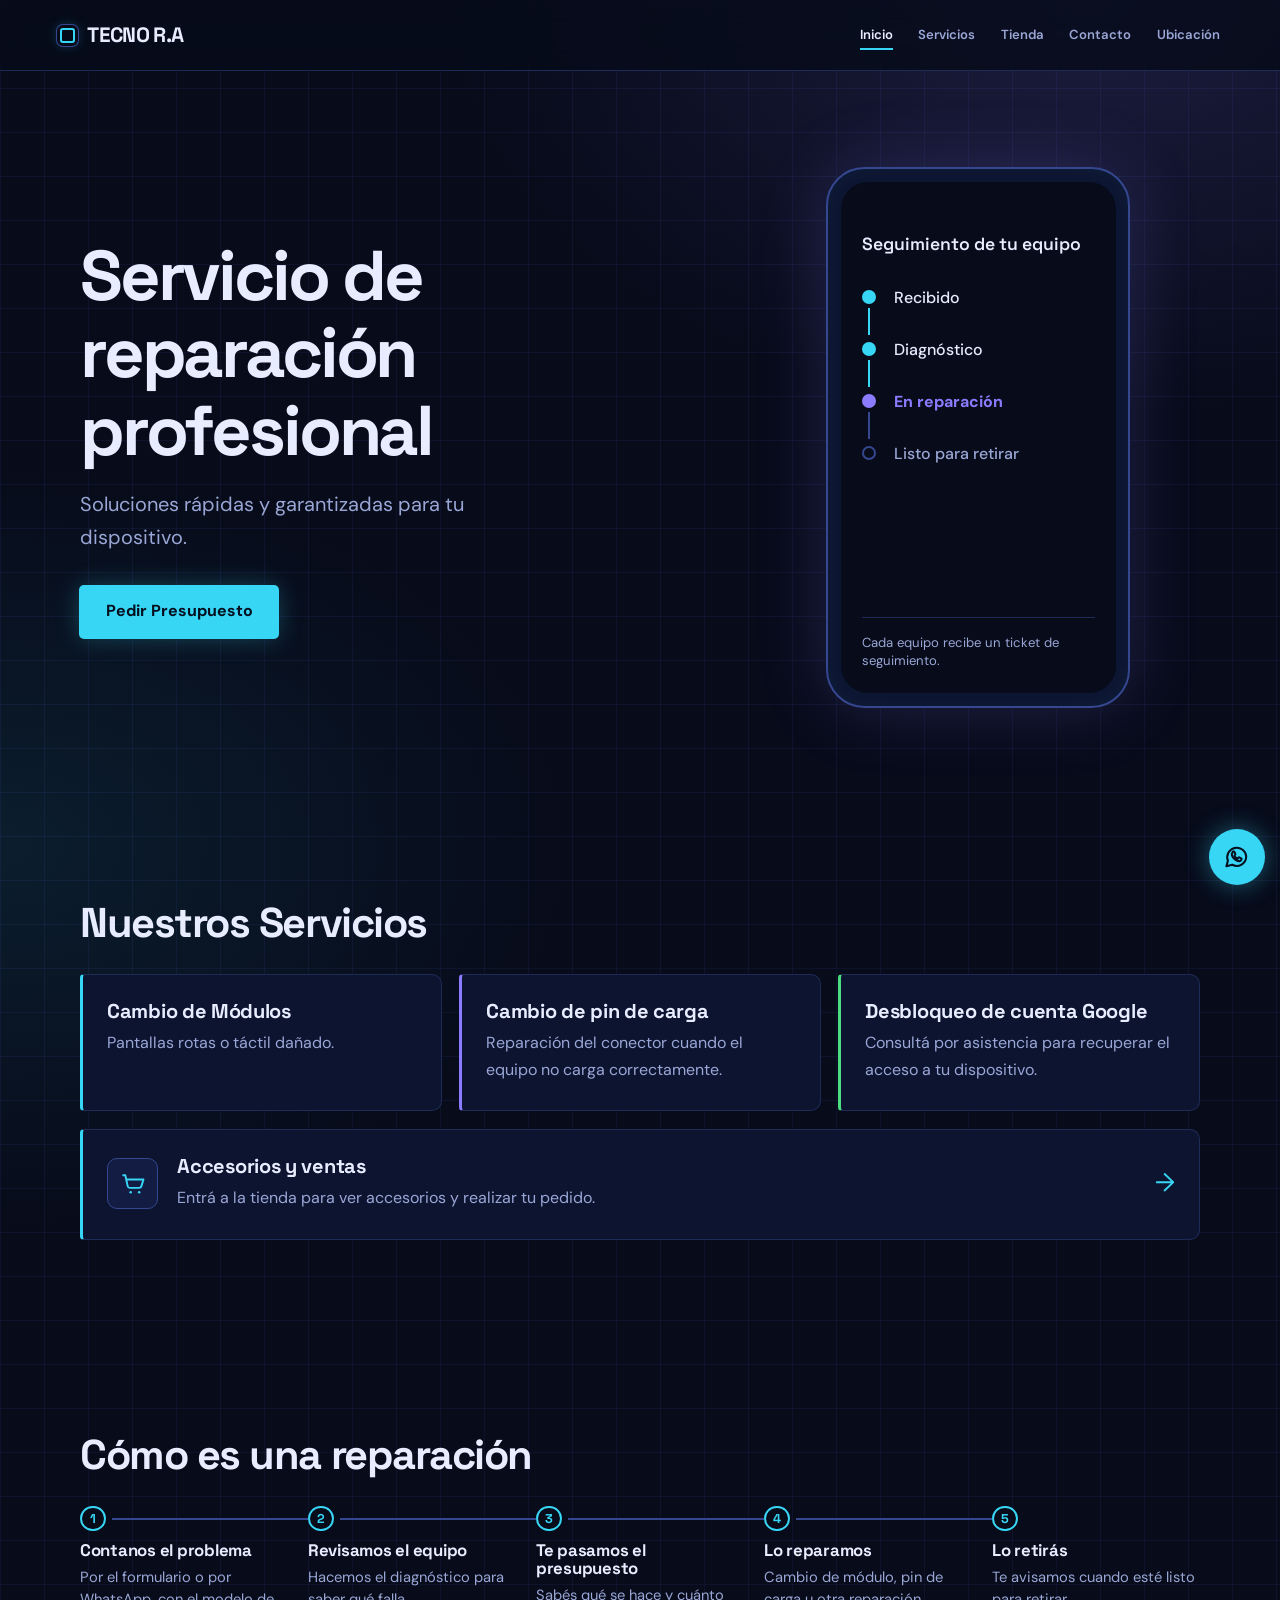
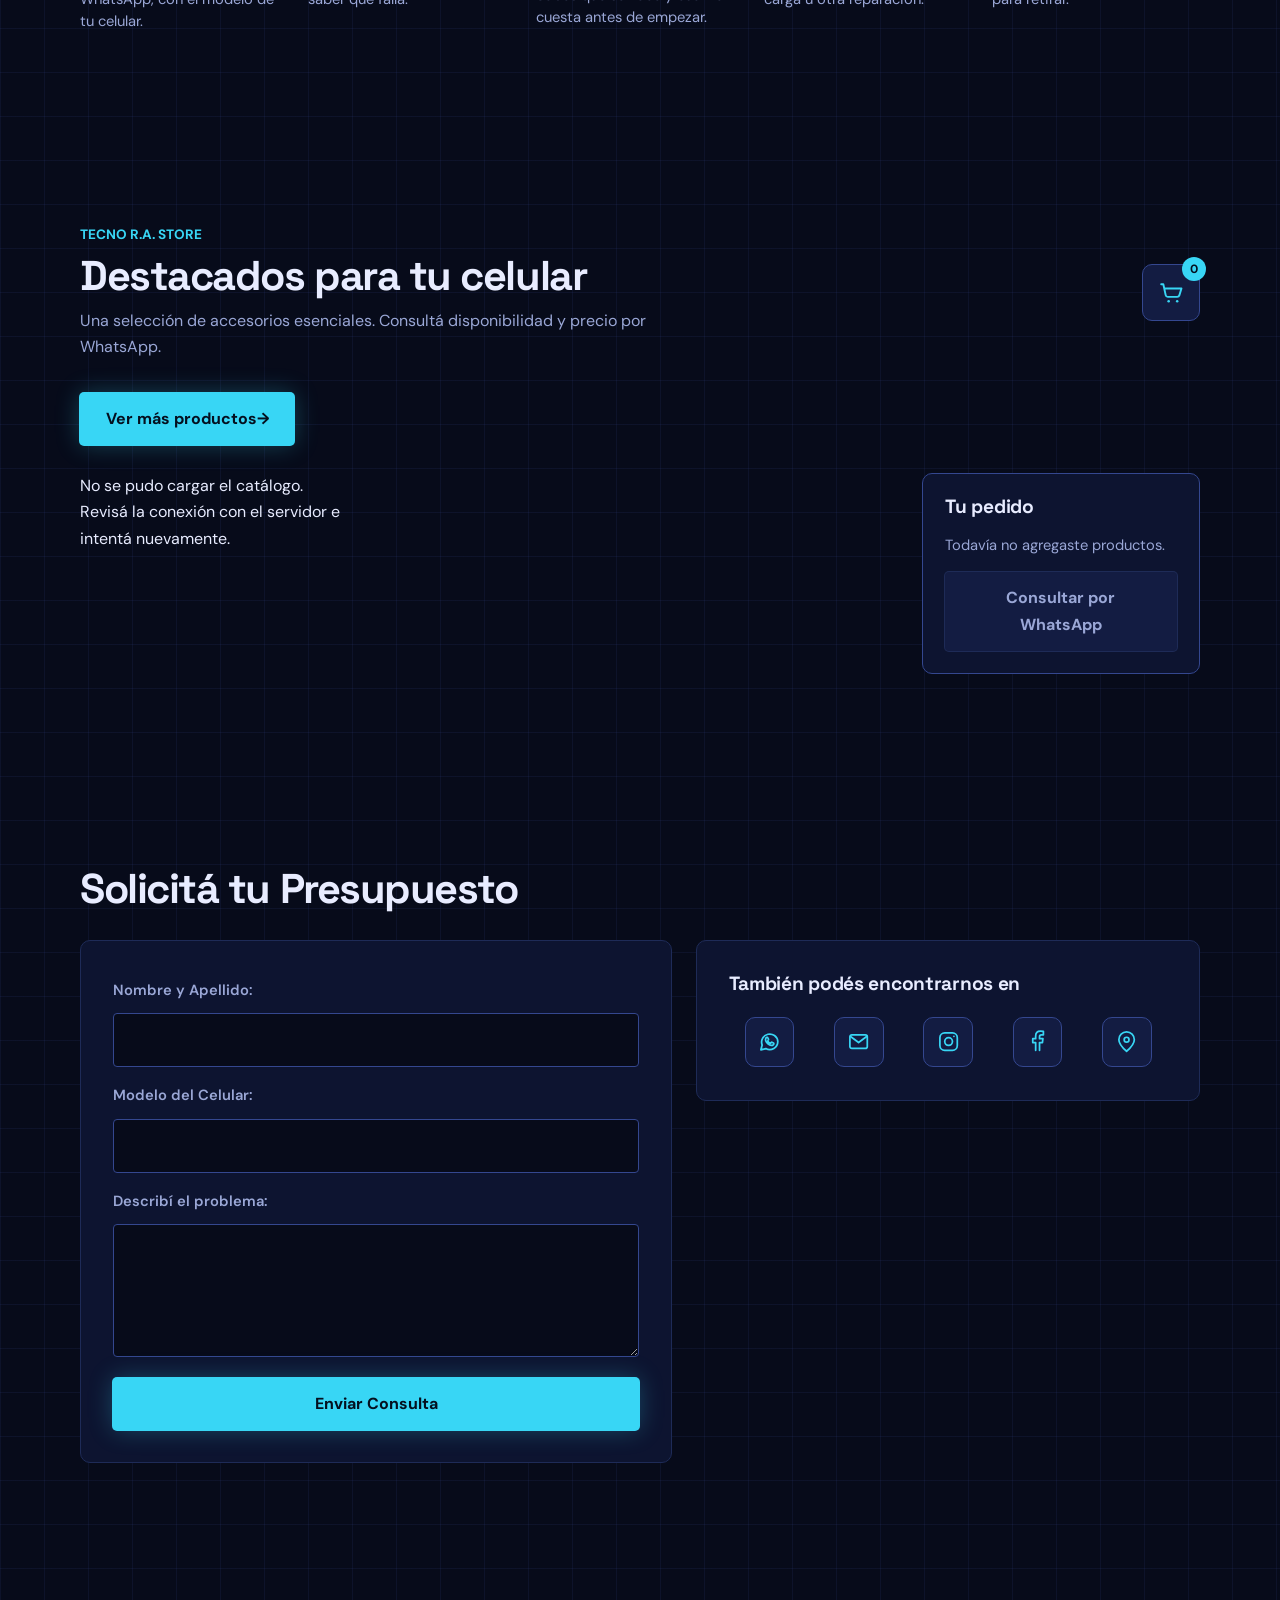
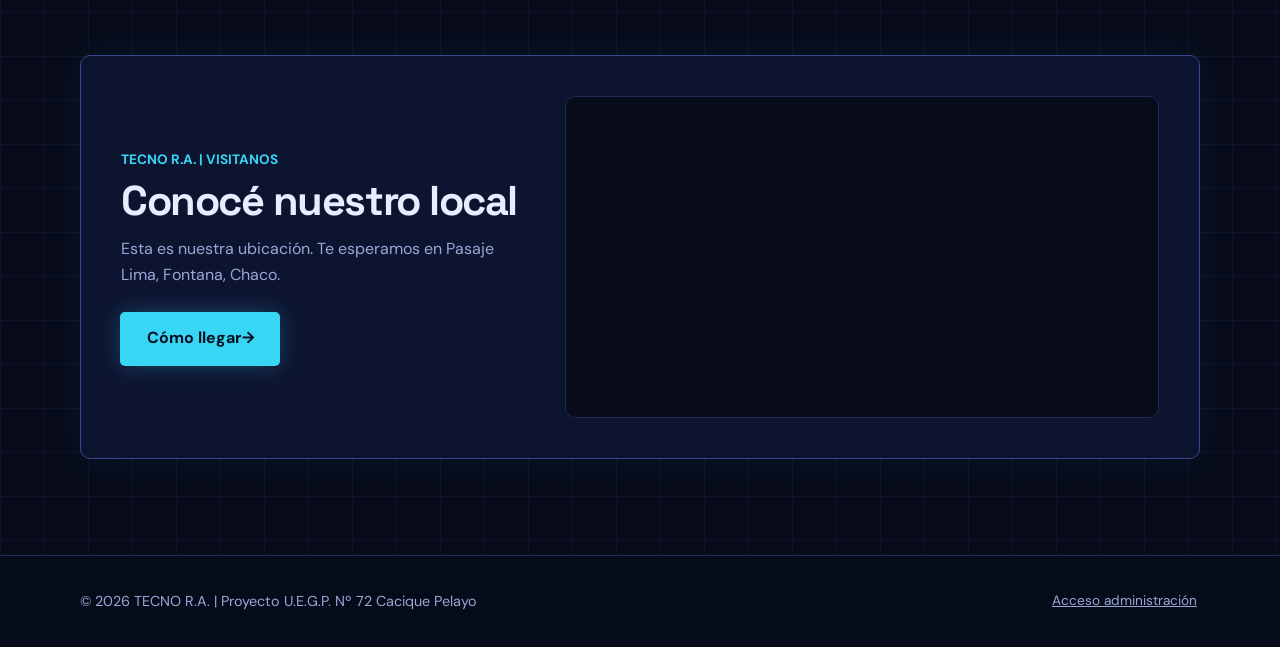
<file: index.html>
<!DOCTYPE html>
<html lang="es">
<head>
    <meta charset="UTF-8">
    <meta name="viewport" content="width=device-width, initial-scale=1.0, viewport-fit=cover">
    <meta name="description" content="Servicio profesional de reparación de celulares TECNO R.A.">
    <meta name="theme-color" content="#070b1a">
    <title>TECNO R.A. | Servicio de reparación profesional</title>
    <link rel="preconnect" href="https://fonts.googleapis.com">
    <link rel="preconnect" href="https://fonts.gstatic.com" crossorigin>
    <link href="https://fonts.googleapis.com/css2?family=DM+Sans:wght@400;500;600;700&family=Space+Grotesk:wght@500;600;700&display=swap" rel="stylesheet" media="print" onload="this.media='all'">
    <noscript><link href="https://fonts.googleapis.com/css2?family=DM+Sans:wght@400;500;600;700&family=Space+Grotesk:wght@500;600;700&display=swap" rel="stylesheet"></noscript>
    <link rel="stylesheet" href="style.css">
</head>
<body>

    <!-- HEADER / NAVEGACIÓN -->
    <header id="sitio-header">
        <nav id="navbar">
            <div class="logo">
                <span>TECNO R.A</span>
            </div>
            <ul class="nav-links">
                <li><a href="#inicio">Inicio</a></li>
                <li><a href="#servicios">Servicios</a></li>
                <li><a href="#tienda">Tienda</a></li>
                <li><a href="#contacto">Contacto</a></li>
                <li><a href="#ubicacion">Ubicación</a></li>
            </ul>
        </nav>
    </header>

    <!-- CONTENIDO PRINCIPAL -->
    <main id="sitio-publico">
        <!-- SECCIÓN INICIO / HERO -->
        <section id="inicio">
            <div class="hero-texto">
                <h1>Servicio de reparación profesional</h1>
                <p>Soluciones rápidas y garantizadas para tu dispositivo.</p>
                <a href="#contacto" class="btn-principal">Pedir Presupuesto</a>
            </div>
            <div class="equipo" aria-hidden="true">
                <div class="equipo-pantalla">
                    <p class="equipo-titulo">Seguimiento de tu equipo</p>
                    <ol class="equipo-pasos">
                        <li class="hecho">Recibido</li>
                        <li class="hecho">Diagnóstico</li>
                        <li class="activo">En reparación</li>
                        <li>Listo para retirar</li>
                    </ol>
                    <p class="equipo-pie">Cada equipo recibe un ticket de seguimiento.</p>
                </div>
            </div>
        </section>

        <!-- SECCIÓN SERVICIOS -->
        <section id="servicios">
            <h2>Nuestros Servicios</h2>
            <div class="grid-servicios">
                <div class="card">
                    <h3>Cambio de Módulos</h3>
                    <p>Pantallas rotas o táctil dañado.</p>
                </div>
                <div class="card">
                    <h3>Cambio de pin de carga</h3>
                    <p>Reparación del conector cuando el equipo no carga correctamente.</p>
                </div>
                <div class="card">
                    <h3>Desbloqueo de cuenta Google</h3>
                    <p>Consultá por asistencia para recuperar el acceso a tu dispositivo.</p>
                </div>
                <a class="card card-tienda" href="#tienda">
                    <span class="icono-carrito" aria-hidden="true">
                        <svg viewBox="0 0 24 24" fill="none"><path d="M3 4h2l2.2 10.2a2 2 0 0 0 2 1.6h8.9a2 2 0 0 0 1.9-1.4L22 8H6" stroke="currentColor" stroke-width="1.8" stroke-linecap="round" stroke-linejoin="round"/><circle cx="10" cy="20" r="1.2" fill="currentColor"/><circle cx="18" cy="20" r="1.2" fill="currentColor"/></svg>
                    </span>
                    <span class="card-tienda-texto">
                        <h3>Accesorios y ventas</h3>
                        <p>Entrá a la tienda para ver accesorios y realizar tu pedido.</p>
                    </span>
                    <span class="card-tienda-flecha" aria-hidden="true">→</span>
                </a>
            </div>
        </section>

        <!-- CÓMO TRABAJAMOS -->
        <section id="proceso" aria-labelledby="titulo-proceso">
            <h2 id="titulo-proceso">Cómo es una reparación</h2>
            <ol class="proceso-pasos">
                <li><h3>Contanos el problema</h3><p>Por el formulario o por WhatsApp, con el modelo de tu celular.</p></li>
                <li><h3>Revisamos el equipo</h3><p>Hacemos el diagnóstico para saber qué falla.</p></li>
                <li><h3>Te pasamos el presupuesto</h3><p>Sabés qué se hace y cuánto cuesta antes de empezar.</p></li>
                <li><h3>Lo reparamos</h3><p>Cambio de módulo, pin de carga u otra reparación.</p></li>
                <li><h3>Lo retirás</h3><p>Te avisamos cuando esté listo para retirar.</p></li>
            </ol>
        </section>

        <!-- TIENDA DE ACCESORIOS -->
        <section id="tienda" aria-labelledby="titulo-tienda">
            <div class="tienda-encabezado tienda-encabezado-inicio">
                <div>
                    <p class="tienda-etiqueta">TECNO R.A. STORE</p>
                    <h2 id="titulo-tienda">Destacados para tu celular</h2>
                    <p>Una selección de accesorios esenciales. Consultá disponibilidad y precio por WhatsApp.</p>
                </div>
                <span class="tienda-carrito-resumen" aria-label="Tu carrito">
                    <svg aria-hidden="true" viewBox="0 0 24 24" fill="none"><path d="M3 4h2l2.2 10.2a2 2 0 0 0 2 1.6h8.9a2 2 0 0 0 1.9-1.4L22 8H6" stroke="currentColor" stroke-width="1.8" stroke-linecap="round" stroke-linejoin="round"/><circle cx="10" cy="20" r="1.2" fill="currentColor"/><circle cx="18" cy="20" r="1.2" fill="currentColor"/></svg>
                    <span id="tienda-carrito-cantidad" aria-live="polite">0</span>
                </span>
            </div>
            <a class="btn-principal tienda-ver-mas" href="tienda.html">Ver más productos <span aria-hidden="true">→</span></a>
            <div class="tienda-layout">
                <div id="tienda-productos" class="tienda-productos" data-modo="destacados" aria-live="polite"></div>
                <aside class="tienda-carrito" aria-labelledby="titulo-carrito">
                    <h3 id="titulo-carrito">Tu pedido</h3>
                    <p id="carrito-vacio" class="carrito-vacio">Todavía no agregaste productos.</p>
                    <ul id="carrito-lista" class="carrito-lista"></ul>
                    <p id="carrito-total" class="carrito-total" hidden></p>
                    <button id="enviar-pedido-whatsapp" class="btn-enviar" type="button" disabled>Consultar por WhatsApp</button>
                </aside>
            </div>
        </section>

        <!-- SECCIÓN CONTACTO Y PRESUPUESTO -->
        <section id="contacto">
            <h2>Solicitá tu Presupuesto</h2>
            <form id="form-presupuesto">
                <label for="nombre">Nombre y Apellido:</label>
                <input type="text" id="nombre" name="nombre" required>

                <label for="modelo">Modelo del Celular:</label>
                <input type="text" id="modelo" name="modelo" required>

                <label for="problema">Describí el problema:</label>
                <textarea id="problema" name="problema" rows="4" required></textarea>

                <button type="submit" class="btn-enviar">Enviar Consulta</button>
            </form>

            <div class="contactos-directos" aria-labelledby="titulo-contactos">
                <h3 id="titulo-contactos">También podés encontrarnos en</h3>
                <ul>
                    <li><a href="https://wa.me/5493624542645" target="_blank" rel="noopener noreferrer"><span class="icono-contacto" aria-hidden="true"><svg viewBox="0 0 24 24"><path d="M20.5 11.8a8.4 8.4 0 0 1-12.4 7.4L3 20.5l1.3-4.9A8.4 8.4 0 1 1 20.5 11.8Z"/><path d="M8.4 8.1c.2-.5.5-.5.8-.5h.5c.2 0 .4.1.5.4l.7 1.7c.1.2.1.4-.1.6l-.5.6c-.2.2-.2.4-.1.6.5.9 1.3 1.7 2.3 2.2.2.1.4.1.6-.1l.7-.8c.2-.2.4-.2.6-.1l1.6.8c.2.1.4.2.4.4 0 .2-.1 1-.7 1.5-.5.5-1.2.7-1.9.6-1-.1-2.2-.6-3.5-1.7-1.1-.9-2-2.1-2.3-3.1-.4-1-.1-2.3.4-3.1Z"/></svg></span><span class="texto-contacto">WhatsApp: 362 454-2645</span></a></li>
                    <li><a href="mailto:reymon201491.ra@gmail.com"><span class="icono-contacto" aria-hidden="true"><svg viewBox="0 0 24 24"><rect x="3" y="5" width="18" height="14" rx="2"/><path d="m4 7 8 6 8-6"/></svg></span><span class="texto-contacto">Gmail: reymon201491.ra@gmail.com</span></a></li>
                    <li><a href="https://www.instagram.com/r.a_servicio_tecnic?stkn=MXVka2lwaXd0cDlsNA==" target="_blank" rel="noopener noreferrer"><span class="icono-contacto" aria-hidden="true"><svg viewBox="0 0 24 24"><rect x="3" y="3" width="18" height="18" rx="5"/><circle cx="12" cy="12" r="4"/><path d="M17.5 6.5h.01"/></svg></span><span class="texto-contacto">Instagram: @r.a_servicio_tecnic</span></a></li>
                    <li><a href="https://www.facebook.com/profile.php?id=100083038405109" target="_blank" rel="noopener noreferrer"><span class="icono-contacto" aria-hidden="true"><svg viewBox="0 0 24 24"><path d="M14 21v-8h3l.5-4H14V7c0-1.2.4-2 2-2h2V1.4c-.8-.1-1.8-.2-3-.2-3 0-5 1.8-5 5.1V9H7v4h3v8"/></svg></span><span class="texto-contacto">Facebook: TECNO R.A.</span></a></li>
                    <li><a href="https://maps.app.goo.gl/P2gNM7gkXJTpXyzr9" target="_blank" rel="noopener noreferrer"><span class="icono-contacto" aria-hidden="true"><svg viewBox="0 0 24 24"><path d="M20 10c0 5-8 12-8 12S4 15 4 10a8 8 0 1 1 16 0Z"/><circle cx="12" cy="10" r="2.5"/></svg></span><span class="texto-contacto">Ver ubicación en Google Maps</span></a></li>
                </ul>
            </div>
        </section>

        <section id="ubicacion" aria-labelledby="titulo-ubicacion">
            <div class="ubicacion-panel">
                <div class="ubicacion-encabezado">
                    <p class="tienda-etiqueta">TECNO R.A. | VISITANOS</p>
                    <h2 id="titulo-ubicacion">Conocé nuestro local</h2>
                    <p>Esta es nuestra ubicación. Te esperamos en Pasaje Lima, Fontana, Chaco.</p>
                    <a class="btn-principal" href="https://maps.app.goo.gl/P2gNM7gkXJTpXyzr9" target="_blank" rel="noopener noreferrer">Cómo llegar <span aria-hidden="true">→</span></a>
                </div>
                <div class="ubicacion-mapa">
                    <iframe
                        src="https://www.google.com/maps?q=Pasaje%20Lima%2C%20H3514%20Fontana%2C%20Chaco&output=embed"
                        title="Mapa de la ubicación de TECNO R.A. en Pasaje Lima, Fontana, Chaco"
                        loading="lazy"
                        referrerpolicy="no-referrer-when-downgrade">
                    </iframe>
                </div>
            </div>
        </section>
    </main>

    <section id="admin-panel" class="admin-panel" aria-label="Panel administrativo" hidden>
        <div id="admin-login" class="admin-card admin-login">
            <button class="admin-volver" type="button" data-cerrar-admin>Volver al sitio</button>
            <h1>Acceso administrativo</h1>
            <p class="admin-descripcion">Ingresá la contraseña para consultar los presupuestos guardados en este dispositivo.</p>
            <form id="admin-login-form" class="admin-form">
                <label for="admin-password">Contraseña</label>
                <input type="password" id="admin-password" name="password" autocomplete="current-password" required>
                <p id="admin-login-error" class="admin-error" role="alert" aria-live="polite"></p>
                <button class="btn-enviar" type="submit">Ingresar</button>
            </form>
            <p class="admin-aviso">La contraseña se verifica en el servidor. Los datos de este panel continúan guardándose en este navegador.</p>
        </div>

        <div id="admin-dashboard" class="admin-card admin-dashboard" hidden>
            <div class="admin-encabezado">
                <div>
                    <p class="admin-etiqueta">TECNO R.A.</p>
                    <h1>Presupuestos recibidos</h1>
                </div>
                <div class="admin-acciones">
                    <button id="actualizar-presupuestos" class="admin-boton-secundario" type="button">Actualizar</button>
                    <button class="admin-boton-secundario" type="button" data-cerrar-admin>Volver al sitio</button>
                </div>
            </div>
            <p class="admin-descripcion">Reparaciones, stock y pedidos almacenados en este dispositivo.</p>
            <nav class="admin-pestanas" aria-label="Secciones administrativas">
                <button class="admin-pestana activa" type="button" data-admin-vista="reparaciones" aria-pressed="true">Reparaciones</button>
                <button class="admin-pestana" type="button" data-admin-vista="stock" aria-pressed="false">Stock</button>
                <button class="admin-pestana" type="button" data-admin-vista="ventas" aria-pressed="false">Ventas y pedidos</button>
            </nav>

            <section class="admin-seccion" data-admin-seccion="reparaciones" aria-labelledby="titulo-admin-reparaciones">
                <h2 id="titulo-admin-reparaciones">Seguimiento de equipos</h2>
                <p id="admin-error-datos" class="admin-error" role="status" aria-live="polite"></p>
                <p id="admin-sin-datos" class="admin-sin-datos" hidden>Todavía no hay equipos ingresados. Se mostrarán aquí cuando llegue una consulta del formulario.</p>
                <div id="admin-tabla-contenedor" class="admin-tabla-contenedor" hidden>
                    <table class="admin-tabla">
                        <thead>
                            <tr>
                                <th scope="col">Ingreso</th>
                                <th scope="col">Cliente</th>
                                <th scope="col">Equipo</th>
                                <th scope="col">Falla</th>
                                <th scope="col">Estado actual</th>
                                <th scope="col">Ticket</th>
                            </tr>
                        </thead>
                        <tbody id="admin-tabla-presupuestos"></tbody>
                    </table>
                </div>
            </section>

            <section class="admin-seccion" data-admin-seccion="stock" aria-labelledby="titulo-admin-stock" hidden>
                <h2 id="titulo-admin-stock">Inventario de accesorios</h2>
                <form id="form-producto" class="admin-form admin-form-grid">
                    <label for="producto-nombre">Producto</label>
                    <input id="producto-nombre" name="nombre" type="text" placeholder="Cargador USB-C" required>
                    <label for="producto-categoria">Categoría</label>
                    <input id="producto-categoria" name="categoria" type="text" placeholder="Cargadores / Auriculares" required>
                    <label for="producto-precio">Precio</label>
                    <input id="producto-precio" name="precio" type="number" min="0" step="0.01" placeholder="0" required>
                    <label for="producto-stock">Cantidad inicial</label>
                    <input id="producto-stock" name="stock" type="number" min="0" step="1" placeholder="0" required>
                    <button class="btn-enviar" type="submit">Agregar al stock</button>
                </form>
                <p id="admin-stock-mensaje" class="admin-error" role="status" aria-live="polite"></p>
                <p id="admin-stock-vacio" class="admin-sin-datos" hidden>No hay productos en el inventario todavía.</p>
                <div id="admin-stock-tabla-contenedor" class="admin-tabla-contenedor" hidden>
                    <table class="admin-tabla">
                        <thead><tr><th scope="col">Producto</th><th scope="col">Categoría</th><th scope="col">Precio</th><th scope="col">Existencias</th><th scope="col">Acción</th></tr></thead>
                        <tbody id="admin-tabla-stock"></tbody>
                    </table>
                </div>
            </section>

            <section class="admin-seccion" data-admin-seccion="ventas" aria-labelledby="titulo-admin-ventas" hidden>
                <h2 id="titulo-admin-ventas">Registrar venta o pedido</h2>
                <form id="form-venta" class="admin-form admin-form-grid">
                    <label for="venta-cliente">Cliente</label>
                    <input id="venta-cliente" name="cliente" type="text" required>
                    <label for="venta-tipo">Tipo de operación</label>
                    <select id="venta-tipo" name="tipo" required>
                        <option value="venta">Venta de accesorio</option>
                        <option value="pedido">Pedido de accesorio</option>
                        <option value="google">Servicio: desbloqueo de cuenta Google</option>
                    </select>
                    <label for="venta-producto">Producto</label>
                    <select id="venta-producto" name="producto" required></select>
                    <label for="venta-cantidad">Cantidad</label>
                    <input id="venta-cantidad" name="cantidad" type="number" min="1" step="1" value="1" required>
                    <label for="venta-precio">Precio / importe</label>
                    <input id="venta-precio" name="precio" type="number" min="0" step="0.01" required>
                    <label for="venta-notas">Detalle o notas</label>
                    <input id="venta-notas" name="notas" type="text" placeholder="Opcional">
                    <button class="btn-enviar" type="submit">Guardar operación</button>
                </form>
                <p id="admin-ventas-mensaje" class="admin-error" role="status" aria-live="polite"></p>
                <p id="admin-ventas-vacio" class="admin-sin-datos" hidden>Aún no hay ventas ni pedidos registrados.</p>
                <div id="admin-ventas-tabla-contenedor" class="admin-tabla-contenedor" hidden>
                    <table class="admin-tabla">
                        <thead><tr><th scope="col">Fecha</th><th scope="col">Cliente</th><th scope="col">Operación</th><th scope="col">Producto / servicio</th><th scope="col">Cantidad</th><th scope="col">Importe</th><th scope="col">Estado</th><th scope="col">Acción</th></tr></thead>
                        <tbody id="admin-tabla-ventas"></tbody>
                    </table>
                </div>
            </section>
        </div>
    </section>

    <!-- FOOTER -->
    <footer id="sitio-footer">
        <p>&copy; 2026 TECNO R.A. | Proyecto U.E.G.P. Nº 72 Cacique Pelayo</p>
        <button id="abrir-admin" class="admin-enlace" type="button">Acceso administración</button>
    </footer>

    <a class="wa-flotante" href="https://wa.me/5493624542645" target="_blank" rel="noopener noreferrer" aria-label="Escribinos por WhatsApp"><svg viewBox="0 0 24 24" aria-hidden="true"><path d="M20.5 11.8a8.4 8.4 0 0 1-12.4 7.4L3 20.5l1.3-4.9A8.4 8.4 0 1 1 20.5 11.8Z"/><path d="M8.4 8.1c.2-.5.5-.5.8-.5h.5c.2 0 .4.1.5.4l.7 1.7c.1.2.1.4-.1.6l-.5.6c-.2.2-.2.4-.1.6.5.9 1.3 1.7 2.3 2.2.2.1.4.1.6-.1l.7-.8c.2-.2.4-.2.6-.1l1.6.8c.2.1.4.2.4.4 0 .2-.1 1-.7 1.5-.5.5-1.2.7-1.9.6-1-.1-2.2-.6-3.5-1.7-1.1-.9-2-2.1-2.3-3.1-.4-1-.1-2.3.4-3.1Z"/></svg></a>

    <!-- Enlace al script de JavaScript -->
    <script src="script.js"></script>
</body>
</html>
</file>
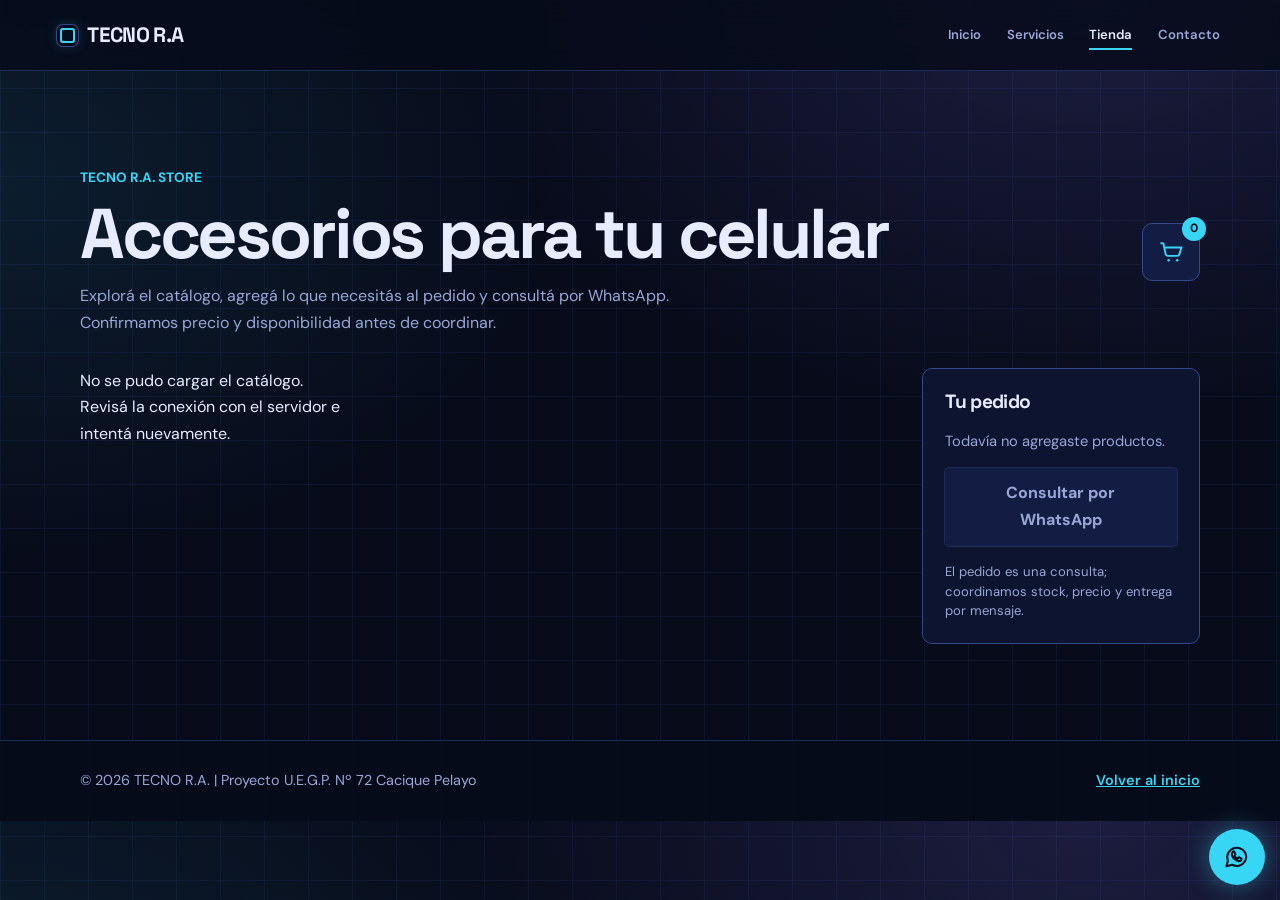
<file: tienda.html>
<!DOCTYPE html>
<html lang="es">
<head>
    <meta charset="UTF-8">
    <meta name="viewport" content="width=device-width, initial-scale=1.0, viewport-fit=cover">
    <meta name="description" content="Tienda de accesorios para celulares de TECNO R.A. Consultá productos y disponibilidad por WhatsApp.">
    <meta name="theme-color" content="#070b1a">
    <title>TECNO R.A. | Tienda de accesorios</title>
    <link rel="preconnect" href="https://fonts.googleapis.com">
    <link rel="preconnect" href="https://fonts.gstatic.com" crossorigin>
    <link href="https://fonts.googleapis.com/css2?family=DM+Sans:wght@400;500;600;700&family=Space+Grotesk:wght@500;600;700&display=swap" rel="stylesheet" media="print" onload="this.media='all'">
    <noscript><link href="https://fonts.googleapis.com/css2?family=DM+Sans:wght@400;500;600;700&family=Space+Grotesk:wght@500;600;700&display=swap" rel="stylesheet"></noscript>
    <link rel="stylesheet" href="style.css">
</head>
<body>
    <header>
        <nav id="navbar" aria-label="Navegación principal">
            <a class="logo logo-enlace" href="index.html" aria-label="TECNO R.A. - Inicio"><span>TECNO R.A</span></a>
            <ul class="nav-links">
                <li><a href="index.html">Inicio</a></li>
                <li><a href="index.html#servicios">Servicios</a></li>
                <li><a href="#tienda">Tienda</a></li>
                <li><a href="index.html#contacto">Contacto</a></li>
            </ul>
        </nav>
    </header>

    <main id="sitio-publico">
        <section id="tienda" aria-labelledby="titulo-tienda">
            <div class="tienda-encabezado tienda-encabezado-pagina">
                <div>
                    <p class="tienda-etiqueta">TECNO R.A. STORE</p>
                    <h1 id="titulo-tienda">Accesorios para tu celular</h1>
                    <p>Explorá el catálogo, agregá lo que necesitás al pedido y consultá por WhatsApp. Confirmamos precio y disponibilidad antes de coordinar.</p>
                </div>
                <span class="tienda-carrito-resumen" aria-label="Tu carrito">
                    <svg aria-hidden="true" viewBox="0 0 24 24" fill="none"><path d="M3 4h2l2.2 10.2a2 2 0 0 0 2 1.6h8.9a2 2 0 0 0 1.9-1.4L22 8H6" stroke="currentColor" stroke-width="1.8" stroke-linecap="round" stroke-linejoin="round"/><circle cx="10" cy="20" r="1.2" fill="currentColor"/><circle cx="18" cy="20" r="1.2" fill="currentColor"/></svg>
                    <span id="tienda-carrito-cantidad" aria-live="polite">0</span>
                </span>
            </div>
            <div class="tienda-layout tienda-layout-completa">
                <div id="tienda-productos" class="tienda-productos" data-modo="completo" aria-live="polite"></div>
                <aside class="tienda-carrito" aria-labelledby="titulo-carrito">
                    <h2 id="titulo-carrito">Tu pedido</h2>
                    <p id="carrito-vacio" class="carrito-vacio">Todavía no agregaste productos.</p>
                    <ul id="carrito-lista" class="carrito-lista"></ul>
                    <p id="carrito-total" class="carrito-total" hidden></p>
                    <button id="enviar-pedido-whatsapp" class="btn-enviar" type="button" disabled>Consultar por WhatsApp</button>
                    <p class="tienda-nota">El pedido es una consulta; coordinamos stock, precio y entrega por mensaje.</p>
                </aside>
            </div>
        </section>
    </main>

    <footer>
        <p>&copy; 2026 TECNO R.A. | Proyecto U.E.G.P. Nº 72 Cacique Pelayo</p>
        <a class="tienda-volver" href="index.html">Volver al inicio</a>
    </footer>

    <a class="wa-flotante" href="https://wa.me/5493624542645" target="_blank" rel="noopener noreferrer" aria-label="Escribinos por WhatsApp"><svg viewBox="0 0 24 24" aria-hidden="true"><path d="M20.5 11.8a8.4 8.4 0 0 1-12.4 7.4L3 20.5l1.3-4.9A8.4 8.4 0 1 1 20.5 11.8Z"/><path d="M8.4 8.1c.2-.5.5-.5.8-.5h.5c.2 0 .4.1.5.4l.7 1.7c.1.2.1.4-.1.6l-.5.6c-.2.2-.2.4-.1.6.5.9 1.3 1.7 2.3 2.2.2.1.4.1.6-.1l.7-.8c.2-.2.4-.2.6-.1l1.6.8c.2.1.4.2.4.4 0 .2-.1 1-.7 1.5-.5.5-1.2.7-1.9.6-1-.1-2.2-.6-3.5-1.7-1.1-.9-2-2.1-2.3-3.1-.4-1-.1-2.3.4-3.1Z"/></svg></a>

    <script src="script.js"></script>
</body>
</html>
</file>
<file: style.css>
/* ====================================================
   TECNO R.A. - Diseño tecnológico (modo oscuro)
   Títulos: Space Grotesk | Texto: DM Sans
   ==================================================== */

:root {
    color-scheme: dark;
    font-family: "DM Sans", -apple-system, BlinkMacSystemFont, "Segoe UI", Roboto, Arial, sans-serif;
    font-synthesis: none;
    text-rendering: optimizeLegibility;
    -webkit-font-smoothing: antialiased;

    --fondo: #070b1a;
    --panel: #0d1430;
    --panel-2: #131c42;
    --linea: #1e2b57;
    --linea-viva: #34478f;
    --cian: #38d6f5;
    --violeta: #8b7cff;
    --texto: #e8ecff;
    --suave: #9aa7d6;
    --ok: #4ade80;
    --alerta: #ff8aa0;
    --r-s: 4px;
    --r-m: 10px;
}

*, *::before, *::after { box-sizing: border-box; }
[hidden] { display: none !important; }

html {
    min-width: 280px;
    scroll-behavior: smooth;
    scroll-padding-top: 5.5rem;
    -webkit-text-size-adjust: 100%;
    text-size-adjust: 100%;
}

body {
    min-width: 280px;
    margin: 0;
    background:
        radial-gradient(ellipse 40rem 26rem at 85% 0%, rgba(139, 124, 255, 0.16), transparent),
        radial-gradient(ellipse 36rem 24rem at 0% 22%, rgba(56, 214, 245, 0.09), transparent),
        linear-gradient(rgba(52, 71, 143, 0.14) 1px, transparent 1px) 0 0 / 44px 44px,
        linear-gradient(90deg, rgba(52, 71, 143, 0.14) 1px, transparent 1px) 0 0 / 44px 44px,
        var(--fondo);
    color: var(--texto);
    font-size: 1rem;
    line-height: 1.65;
    padding-right: env(safe-area-inset-right);
    padding-left: env(safe-area-inset-left);
}

::selection { background: var(--cian); color: var(--fondo); }

h1, h2, h3, .logo {
    font-family: "Space Grotesk", -apple-system, BlinkMacSystemFont, "Segoe UI", Roboto, sans-serif;
    font-weight: 700;
    line-height: 1.1;
    color: var(--texto);
}

h1, h2, h3, p { margin-top: 0; }
h1 { margin-bottom: 1.1rem; font-size: clamp(2.4rem, 6vw, 4.4rem); letter-spacing: -0.045em; }
h2 { margin-bottom: 1.75rem; font-size: clamp(1.8rem, 4vw, 2.6rem); letter-spacing: -0.035em; }
h3 { letter-spacing: -0.015em; }
a { color: inherit; }

button, input, select, textarea { font: inherit; font-size: 1rem; }
button, a { -webkit-tap-highlight-color: transparent; touch-action: manipulation; }

:focus-visible { outline: 2px solid var(--cian); outline-offset: 3px; }

/* ---------- Header ---------- */
header {
    position: -webkit-sticky;
    position: sticky;
    z-index: 100;
    top: 0;
    border-bottom: 1px solid var(--linea);
    background: rgba(7, 11, 26, 0.82);
    -webkit-backdrop-filter: blur(14px);
    backdrop-filter: blur(14px);
    transition: border-color 250ms ease;
}

header.header-scroll { border-bottom-color: var(--linea-viva); }

#navbar {
    display: flex;
    width: calc(100% - 3rem);
    max-width: 1160px;
    min-height: 4.4rem;
    align-items: center;
    justify-content: space-between;
    gap: 1.5rem;
    margin: 0 auto;
}

.logo {
    display: inline-flex;
    align-items: center;
    gap: 0.75rem;
    font-size: clamp(1rem, 1.8vw, 1.3rem);
    letter-spacing: -0.03em;
    white-space: nowrap;
    text-decoration: none;
}

.logo::before {
    width: 0.95rem;
    height: 0.95rem;
    border: 2px solid var(--cian);
    border-radius: 3px;
    box-shadow: 0 0 0 3px var(--fondo), 0 0 0 4px var(--linea-viva), 0 0 14px rgba(56, 214, 245, 0.45);
    content: "";
}

.nav-links {
    display: flex;
    align-items: center;
    gap: clamp(0.4rem, 2vw, 2rem);
    margin: 0;
    padding: 0;
    list-style: none;
}

.nav-links a {
    position: relative;
    display: inline-flex;
    min-height: 44px;
    align-items: center;
    color: var(--suave);
    font-size: clamp(0.82rem, 0.95vw, 0.95rem);
    font-weight: 600;
    text-decoration: none;
    transition: color 180ms ease;
}

.nav-links a::after {
    position: absolute;
    right: 0;
    bottom: 0.45rem;
    left: 0;
    height: 2px;
    background: var(--cian);
    content: "";
    transform: scaleX(0);
    transform-origin: left;
    transition: transform 200ms ease;
}

.nav-links a:hover,
.nav-links a:focus-visible,
.nav-links a[aria-current] { color: var(--texto); }

.nav-links a:hover::after,
.nav-links a:focus-visible::after,
.nav-links a[aria-current]::after { transform: scaleX(1); }

/* ---------- Estructura ---------- */
main > section {
    width: calc(100% - 3rem);
    max-width: 1120px;
    margin: 0 auto;
    padding: clamp(3.5rem, 8vw, 6rem) 0;
    scroll-margin-top: 5rem;
}

/* ---------- Hero ---------- */
#inicio {
    display: grid;
    min-height: min(680px, calc(100vh - 4.4rem));
    grid-template-columns: minmax(0, 1.15fr) minmax(0, 0.85fr);
    align-items: center;
    gap: clamp(2rem, 6vw, 5rem);
}

.hero-texto p {
    max-width: 30rem;
    margin-bottom: 2rem;
    color: var(--suave);
    font-size: clamp(1.05rem, 2vw, 1.25rem);
}

.btn-principal,
.btn-enviar {
    display: inline-flex;
    min-height: 3.2rem;
    align-items: center;
    justify-content: center;
    padding: 0.8rem 1.6rem;
    border: 0;
    border-radius: var(--r-s);
    background: var(--cian);
    box-shadow: 0 0 0 1px var(--cian), 0 0 24px rgba(56, 214, 245, 0.28);
    color: #04101f;
    font-weight: 700;
    text-decoration: none;
    cursor: pointer;
    transition: box-shadow 200ms ease, background 200ms ease;
}

.btn-principal:hover,
.btn-enviar:hover:not(:disabled) {
    background: #7ae6fa;
    box-shadow: 0 0 0 1px #7ae6fa, 0 0 36px rgba(56, 214, 245, 0.5);
}

.btn-enviar:disabled {
    background: var(--panel-2);
    box-shadow: 0 0 0 1px var(--linea);
    color: var(--suave);
    cursor: not-allowed;
}

/* Teléfono con seguimiento de reparación */
.equipo {
    position: relative;
    width: min(100%, 19rem);
    aspect-ratio: 9 / 16;
    justify-self: center;
    padding: 0.8rem;
    border: 2px solid var(--linea-viva);
    border-radius: 2.4rem;
    background: var(--panel);
    box-shadow: 0 0 70px rgba(139, 124, 255, 0.2), inset 0 0 30px rgba(56, 214, 245, 0.05);
}

.equipo::before {
    position: absolute;
    top: 1.1rem;
    left: 50%;
    z-index: 2;
    width: 4rem;
    height: 0.6rem;
    border-radius: 999px;
    background: var(--fondo);
    content: "";
    transform: translateX(-50%);
}

.equipo-pantalla {
    position: relative;
    display: flex;
    height: 100%;
    flex-direction: column;
    overflow: hidden;
    padding: 3rem 1.3rem 1.4rem;
    border-radius: 1.7rem;
    background: var(--fondo);
}

.equipo-pantalla::after {
    position: absolute;
    right: 0;
    left: 0;
    height: 3rem;
    background: linear-gradient(transparent, rgba(56, 214, 245, 0.22), transparent);
    content: "";
    opacity: 0;
    animation: barrido 2.4s ease-out 0.4s 1;
}

@keyframes barrido {
    0% { top: -3rem; opacity: 1; }
    100% { top: 100%; opacity: 0; }
}

.equipo-titulo {
    margin-bottom: 1.6rem;
    color: var(--texto);
    font-family: "Space Grotesk", sans-serif;
    font-size: 1.1rem;
    font-weight: 600;
}

.equipo-pasos {
    display: grid;
    gap: 1.6rem;
    margin: 0;
    padding: 0;
    list-style: none;
}

.equipo-pasos li {
    position: relative;
    padding-left: 2rem;
    color: var(--suave);
    font-weight: 500;
}

.equipo-pasos li::before {
    position: absolute;
    top: 0.3rem;
    left: 0;
    width: 0.9rem;
    height: 0.9rem;
    border: 2px solid var(--linea-viva);
    border-radius: 50%;
    background: var(--fondo);
    content: "";
}

.equipo-pasos li:not(:last-child)::after {
    position: absolute;
    top: 1.45rem;
    bottom: -1.5rem;
    left: 0.4rem;
    width: 2px;
    background: var(--linea-viva);
    content: "";
}

.equipo-pasos .hecho { color: var(--texto); }
.equipo-pasos .hecho::before { border-color: var(--cian); background: var(--cian); }
.equipo-pasos .hecho::after { background: var(--cian) !important; }

.equipo-pasos .activo { color: var(--violeta); font-weight: 700; }
.equipo-pasos .activo::before {
    border-color: var(--violeta);
    background: var(--violeta);
    animation: pulso 1.8s ease-in-out infinite;
}

@keyframes pulso {
    0%, 100% { box-shadow: 0 0 0 0 rgba(139, 124, 255, 0.6); }
    50% { box-shadow: 0 0 0 7px rgba(139, 124, 255, 0); }
}

.equipo-pie {
    margin: auto 0 0;
    padding-top: 1rem;
    border-top: 1px solid var(--linea);
    color: var(--suave);
    font-size: 0.82rem;
    line-height: 1.4;
}

/* ---------- Servicios ---------- */
.grid-servicios {
    display: grid;
    grid-template-columns: repeat(3, minmax(0, 1fr));
    gap: 1.1rem;
}

.card {
    position: relative;
    padding: 1.6rem 1.5rem 1.7rem;
    border: 1px solid var(--linea);
    border-left: 3px solid var(--cian);
    border-radius: var(--r-s) var(--r-m) var(--r-m) var(--r-s);
    background: var(--panel);
    transition: border-color 200ms ease, background 200ms ease;
}

.card:hover { border-color: var(--linea-viva); border-left-color: var(--cian); background: var(--panel-2); }
.card:nth-child(2) { border-left-color: var(--violeta); }
.card:nth-child(3) { border-left-color: var(--ok); }

.card h3 { margin-bottom: 0.5rem; font-size: 1.25rem; }
.card p { margin-bottom: 0; color: var(--suave); }

.card-tienda {
    grid-column: 1 / -1;
    display: flex;
    align-items: center;
    gap: 1.2rem;
    border-left-color: var(--cian) !important;
    text-decoration: none;
}

.card-tienda-texto { flex: 1; }
.card-tienda-texto h3, .card-tienda-texto p { display: block; }
.card-tienda-flecha { color: var(--cian); font-size: 1.6rem; transition: transform 200ms ease; }
.card-tienda:hover .card-tienda-flecha { transform: translateX(6px); }

.icono-carrito,
.tienda-carrito-resumen {
    display: grid;
    flex: 0 0 3.2rem;
    width: 3.2rem;
    height: 3.2rem;
    place-items: center;
    border: 1px solid var(--linea-viva);
    border-radius: var(--r-m);
    background: var(--panel-2);
    color: var(--cian);
}

.icono-carrito svg, .tienda-carrito-resumen svg { width: 1.6rem; height: 1.6rem; }

/* ---------- Tienda ---------- */
.tienda-encabezado {
    display: flex;
    align-items: center;
    justify-content: space-between;
    gap: 2rem;
    margin-bottom: 2rem;
}

.tienda-encabezado h2, .tienda-encabezado h1 { margin-bottom: 0.6rem; text-align: left; }
.tienda-encabezado p:last-child { max-width: 38rem; margin-bottom: 0; color: var(--suave); }

.tienda-etiqueta, .producto-categoria {
    margin-bottom: 0.4rem;
    color: var(--cian);
    font-size: 0.85rem;
    font-weight: 700;
}

.tienda-carrito-resumen { position: relative; flex-basis: 3.6rem; width: 3.6rem; height: 3.6rem; }

.tienda-carrito-resumen span {
    position: absolute;
    top: -0.45rem;
    right: -0.45rem;
    display: grid;
    min-width: 1.5rem;
    height: 1.5rem;
    place-items: center;
    padding: 0 0.3rem;
    border-radius: 999px;
    background: var(--cian);
    color: #04101f;
    font-size: 0.75rem;
    font-weight: 700;
}

.tienda-carrito-resumen span.bump, .tienda-carrito-resumen.bump { animation: rebote 320ms ease; }
@keyframes rebote { 50% { transform: scale(1.25); } }

.tienda-ver-mas { margin-bottom: 1.75rem; }

.tienda-layout {
    display: grid;
    grid-template-columns: minmax(0, 1fr) minmax(17rem, 0.34fr);
    align-items: start;
    gap: 1.5rem;
}

.tienda-productos {
    display: grid;
    grid-template-columns: repeat(3, minmax(0, 1fr));
    gap: 1rem;
}

.producto-card {
    display: flex;
    flex-direction: column;
    padding: 1rem;
    border: 1px solid var(--linea);
    border-radius: var(--r-m);
    background: var(--panel);
    transition: border-color 200ms ease;
}

.producto-card:hover { border-color: var(--cian); }

.producto-icono {
    display: grid;
    min-height: 7rem;
    margin-bottom: 1rem;
    place-items: center;
    border: 1px solid var(--linea);
    border-radius: var(--r-s);
    background:
        radial-gradient(circle, var(--linea-viva) 1px, transparent 1.5px) 0 0 / 14px 14px,
        var(--fondo);
    font-size: 3.2rem;
}

.producto-card h3 { min-height: 2.5em; margin-bottom: 0.4rem; font-size: 1.05rem; line-height: 1.25; }
.producto-precio { margin-bottom: 0.2rem; font-family: "Space Grotesk", sans-serif; font-size: 1.25rem; font-weight: 700; }
.producto-disponibilidad { min-height: 1.5em; margin-bottom: 1rem; color: var(--suave); font-size: 0.85rem; }

.producto-agregar {
    min-height: 2.8rem;
    margin-top: auto;
    padding: 0.6rem 0.8rem;
    border: 1px solid var(--cian);
    border-radius: var(--r-s);
    background: transparent;
    color: var(--cian);
    font-weight: 700;
    cursor: pointer;
    transition: background 180ms ease, color 180ms ease;
}

.producto-agregar:hover:not(:disabled), .producto-agregar.agregado { background: var(--cian); color: #04101f; }
.producto-agregar:disabled { border-color: var(--linea); color: var(--suave); cursor: not-allowed; }

.tienda-carrito {
    position: -webkit-sticky;
    position: sticky;
    top: 5.5rem;
    padding: 1.4rem;
    border: 1px solid var(--linea-viva);
    border-radius: var(--r-m);
    background: var(--panel);
}

.tienda-carrito h2, .tienda-carrito h3 { margin-bottom: 1rem; font-size: 1.2rem; text-align: left; }
.carrito-vacio { color: var(--suave); font-size: 0.92rem; }
.tienda-nota { margin: 1rem 0 0; color: var(--suave); font-size: 0.82rem; line-height: 1.5; }

.carrito-lista { display: grid; gap: 0.8rem; margin: 0; padding: 0; list-style: none; }

.carrito-item {
    display: grid;
    grid-template-columns: minmax(0, 1fr) auto;
    gap: 0.3rem 0.6rem;
    padding: 0 0 0.8rem 0.7rem;
    border-bottom: 1px solid var(--linea);
    border-left: 2px solid var(--linea-viva);
    font-size: 0.9rem;
    transition: opacity 250ms ease;
}

.carrito-item.nuevo { border-left-color: var(--cian); }
.carrito-item.saliendo { opacity: 0; }
.carrito-item-precio { font-weight: 700; }

.carrito-quitar {
    grid-column: 1 / -1;
    justify-self: start;
    min-height: 32px;
    padding: 0.2rem 0;
    border: 0;
    background: transparent;
    color: var(--alerta);
    font-size: 0.82rem;
    text-decoration: underline;
    cursor: pointer;
}

.carrito-total { margin: 1.1rem 0; font-family: "Space Grotesk", sans-serif; font-size: 1.15rem; font-weight: 700; }
.tienda-carrito .btn-enviar { width: 100%; }

.tienda-layout-completa { margin-top: 0.5rem; }

/* ---------- Contacto ---------- */
#contacto {
    display: grid;
    grid-template-columns: minmax(0, 1fr) minmax(16rem, 0.85fr);
    align-items: start;
    gap: 1.5rem;
}

#contacto > h2 { grid-column: 1 / -1; margin-bottom: 0.25rem; }

#form-presupuesto, .contactos-directos {
    padding: clamp(1.25rem, 3vw, 2rem);
    border: 1px solid var(--linea);
    border-radius: var(--r-m);
    background: var(--panel);
}

#form-presupuesto { display: grid; gap: 0.7rem; }
#form-presupuesto label, .admin-form label { margin-top: 0.3rem; color: var(--suave); font-size: 0.92rem; font-weight: 600; }

#form-presupuesto input, #form-presupuesto textarea,
.admin-form input, .admin-form select, .admin-estado-select, .admin-stock-cantidad {
    width: 100%;
    padding: 0.8rem 0.95rem;
    border: 1px solid var(--linea-viva);
    border-radius: var(--r-s);
    background: var(--fondo);
    color: var(--texto);
    transition: border-color 160ms ease, box-shadow 160ms ease;
}

#form-presupuesto input:focus, #form-presupuesto textarea:focus,
.admin-form input:focus, .admin-form select:focus, .admin-estado-select:focus, .admin-stock-cantidad:focus {
    border-color: var(--cian);
    outline: none;
    box-shadow: 0 0 0 3px rgba(56, 214, 245, 0.22);
}

#form-presupuesto .btn-enviar { margin-top: 0.6rem; }

.contactos-directos h3 { margin-bottom: 1.4rem; font-size: 1.2rem; }

.contactos-directos ul {
    display: grid;
    grid-template-columns: repeat(5, minmax(44px, 1fr));
    justify-items: center;
    gap: 0.6rem;
    margin: 0;
    padding: 0;
    list-style: none;
}

.contactos-directos li a { display: grid; min-height: 3.2rem; place-items: center; text-decoration: none; }

.texto-contacto {
    position: absolute;
    width: 1px;
    height: 1px;
    overflow: hidden;
    clip: rect(0, 0, 0, 0);
    clip-path: inset(50%);
    white-space: nowrap;
}

.icono-contacto {
    display: grid;
    width: 3.1rem;
    height: 3.1rem;
    place-items: center;
    border: 1px solid var(--linea-viva);
    border-radius: var(--r-m);
    background: var(--panel-2);
    color: var(--cian);
    transition: border-color 180ms ease, background 180ms ease, color 180ms ease;
}

.contactos-directos a:hover .icono-contacto { border-color: var(--cian); background: var(--cian); color: #04101f; }

.icono-contacto svg {
    width: 1.45rem;
    height: 1.45rem;
    fill: none;
    stroke: currentColor;
    stroke-linecap: round;
    stroke-linejoin: round;
    stroke-width: 1.8;
}

/* ---------- Ubicación ---------- */
.ubicacion-panel {
    display: grid;
    grid-template-columns: minmax(0, 0.8fr) minmax(0, 1.2fr);
    align-items: center;
    gap: clamp(1.5rem, 4vw, 3rem);
    padding: clamp(1.25rem, 4vw, 2.5rem);
    border: 1px solid var(--linea-viva);
    border-radius: var(--r-m);
    background: var(--panel);
    box-shadow: 0 0 36px rgba(56, 214, 245, 0.07);
}

.ubicacion-encabezado h2 { margin-bottom: 0.75rem; }
.ubicacion-encabezado > p:not(.tienda-etiqueta) { margin-bottom: 1.5rem; color: var(--suave); }

.ubicacion-mapa {
    min-height: 20rem;
    overflow: hidden;
    border: 1px solid var(--linea);
    border-radius: var(--r-m);
    background: var(--fondo);
}

.ubicacion-mapa iframe { display: block; width: 100%; height: 100%; min-height: 20rem; border: 0; }

/* ---------- Panel de administración ---------- */
.admin-panel { width: calc(100% - 2rem); max-width: 1160px; min-height: calc(100vh - 4rem); margin: 0 auto; padding: clamp(2rem, 6vw, 4rem) 0; }
.admin-card { border: 1px solid var(--linea-viva); border-radius: var(--r-m); background: var(--panel); }
.admin-login { width: 100%; max-width: 30rem; margin: clamp(1rem, 8vh, 5rem) auto; padding: clamp(1.5rem, 5vw, 2.5rem); }
.admin-dashboard { padding: clamp(1.25rem, 4vw, 2.2rem); }

.admin-volver, .admin-boton-secundario {
    min-height: 2.6rem;
    padding: 0.5rem 1rem;
    border: 1px solid var(--linea-viva);
    border-radius: var(--r-s);
    background: transparent;
    color: var(--texto);
    font-weight: 600;
    cursor: pointer;
    transition: border-color 160ms ease, color 160ms ease;
}

.admin-volver { margin-bottom: 1.5rem; }
.admin-volver:hover, .admin-boton-secundario:hover { border-color: var(--cian); color: var(--cian); }

.admin-encabezado { display: flex; flex-wrap: wrap; align-items: center; justify-content: space-between; gap: 1rem; }
.admin-encabezado h1 { margin-bottom: 0; font-size: clamp(1.6rem, 4vw, 2.3rem); }
.admin-etiqueta { margin-bottom: 0.2rem; color: var(--cian); font-size: 0.85rem; font-weight: 700; }
.admin-acciones { display: flex; flex-wrap: wrap; gap: 0.6rem; }
.admin-descripcion, .admin-sin-datos { color: var(--suave); }
.admin-aviso { margin: 1rem 0 0; color: var(--suave); font-size: 0.85rem; }
.admin-error { min-height: 1.4em; margin: 0.5rem 0; color: var(--alerta); font-size: 0.9rem; }

.admin-form { display: grid; gap: 0.7rem; margin-top: 1rem; }
.admin-form-grid { grid-template-columns: minmax(8rem, 0.5fr) minmax(0, 1.5fr); align-items: center; }
.admin-form-grid .btn-enviar { grid-column: 1 / -1; justify-self: start; margin-top: 0.5rem; }

.admin-pestanas {
    display: flex;
    gap: 0.5rem;
    margin: 1.5rem 0;
    padding-bottom: 1rem;
    border-bottom: 1px solid var(--linea);
    overflow-x: auto;
    -webkit-overflow-scrolling: touch;
}

.admin-pestana {
    flex: 0 0 auto;
    min-height: 2.8rem;
    padding: 0.6rem 1.1rem;
    border: 1px solid var(--linea-viva);
    border-radius: var(--r-s);
    background: transparent;
    color: var(--suave);
    font-weight: 700;
    cursor: pointer;
    transition: all 160ms ease;
}

.admin-pestana:hover { color: var(--texto); border-color: var(--cian); }
.admin-pestana.activa { border-color: var(--cian); background: var(--cian); color: #04101f; }

.admin-seccion h2 { margin: 1.5rem 0 1rem; font-size: clamp(1.3rem, 3vw, 1.75rem); text-align: left; }
.admin-tabla-contenedor { overflow-x: auto; margin-top: 1.25rem; border: 1px solid var(--linea); border-radius: var(--r-m); }
.admin-tabla { width: 100%; border-collapse: collapse; text-align: left; }
.admin-tabla th, .admin-tabla td { padding: 0.85rem 1rem; border-bottom: 1px solid var(--linea); }
.admin-tabla th { background: var(--panel-2); color: var(--suave); font-size: 0.85rem; font-weight: 700; }
.admin-tabla tbody tr:last-child td { border-bottom: 0; }
.admin-stock-cantidad { max-width: 6rem; }

/* ---------- Footer ---------- */
footer {
    display: flex;
    flex-wrap: wrap;
    align-items: center;
    justify-content: space-between;
    gap: 0.75rem 1.5rem;
    padding: 1.75rem max(1.5rem, calc((100% - 1120px) / 2));
    border-top: 1px solid var(--linea);
    background: rgba(7, 11, 26, 0.85);
    color: var(--suave);
    font-size: 0.9rem;
}

footer p { margin: 0; }
.tienda-volver { color: var(--cian); font-weight: 600; }

.admin-enlace {
    padding: 0.4rem 0.2rem;
    border: 0;
    background: transparent;
    color: var(--suave);
    font-size: 0.85rem;
    text-decoration: underline;
    cursor: pointer;
}

.admin-enlace:hover { color: var(--texto); }

/* ---------- Responsivo ---------- */
@media (max-width: 960px) {
    .grid-servicios { grid-template-columns: repeat(2, minmax(0, 1fr)); }
    .tienda-productos { grid-template-columns: repeat(2, minmax(0, 1fr)); }
}

@media (max-width: 760px) {
    #navbar, main > section { width: calc(100% - 2rem); }
    #navbar { flex-wrap: wrap; gap: 0.25rem 0.75rem; padding: 0.5rem 0; }
    .nav-links { width: 100%; flex-wrap: wrap; justify-content: space-between; }
    #inicio { grid-template-columns: 1fr; min-height: 0; }
    .equipo { width: min(100%, 16rem); }
    .grid-servicios, #contacto, .tienda-layout { grid-template-columns: 1fr; }
    .ubicacion-panel { grid-template-columns: 1fr; }
    .tienda-carrito { position: static; }
    .tienda-encabezado { align-items: flex-start; }
    .admin-form-grid { grid-template-columns: 1fr; }

    .admin-tabla-contenedor { overflow: visible; border: 0; }
    .admin-tabla, .admin-tabla tbody { display: block; width: 100%; }
    .admin-tabla thead { position: absolute; width: 1px; height: 1px; overflow: hidden; clip: rect(0, 0, 0, 0); }
    .admin-tabla tbody tr { display: grid; margin-bottom: 0.85rem; padding: 0.85rem; border: 1px solid var(--linea); border-radius: var(--r-m); background: var(--panel-2); }
    .admin-tabla tbody td { display: grid; grid-template-columns: minmax(6.5rem, 0.75fr) minmax(0, 1.25fr); padding: 0.5rem 0; border-bottom: 1px solid var(--linea); }
    .admin-tabla tbody td::before { content: attr(data-label); color: var(--suave); font-weight: 700; }
}

@media (max-width: 520px) {
    .nav-links { gap: 0.1rem; }
    .nav-links a { padding: 0 0.35rem; font-size: 0.8rem; }
    .logo::before { display: none; }
    .tienda-productos { grid-template-columns: 1fr; }
    .contactos-directos ul { grid-template-columns: repeat(3, minmax(44px, 1fr)); }
}

@media (prefers-reduced-motion: reduce) {
    html { scroll-behavior: auto; }
    *, *::before, *::after { animation: none !important; transition: none !important; }
}

/* ---------- Cómo es una reparación ---------- */
#proceso h2 { text-align: left; }

.proceso-pasos {
    display: grid;
    grid-template-columns: repeat(5, minmax(0, 1fr));
    gap: 1.25rem;
    margin: 0;
    padding: 0;
    list-style: none;
    counter-reset: paso;
}

.proceso-pasos li { position: relative; padding-top: 2.2rem; counter-increment: paso; }

.proceso-pasos li::before {
    position: absolute;
    top: 0;
    left: 0;
    display: grid;
    width: 1.6rem;
    height: 1.6rem;
    place-items: center;
    border: 2px solid var(--cian);
    border-radius: 50%;
    background: var(--fondo);
    color: var(--cian);
    content: counter(paso);
    font-family: "Space Grotesk", sans-serif;
    font-size: 0.8rem;
    font-weight: 700;
}

.proceso-pasos li:not(:last-child)::after {
    position: absolute;
    top: 0.8rem;
    right: -1.25rem;
    left: 2rem;
    height: 2px;
    background: var(--linea-viva);
    content: "";
}

.proceso-pasos h3 { margin-bottom: 0.4rem; font-size: 1.05rem; }
.proceso-pasos p { margin: 0; color: var(--suave); font-size: 0.92rem; line-height: 1.5; }

@media (max-width: 960px) {
    .proceso-pasos { grid-template-columns: 1fr; gap: 1.5rem; }
    .proceso-pasos li { padding: 0 0 0 2.6rem; }
    .proceso-pasos li:not(:last-child)::after { top: 1.8rem; right: auto; bottom: -1.6rem; left: 0.75rem; width: 2px; height: auto; }
}

/* ---------- Botón flotante de WhatsApp ---------- */
.wa-flotante {
    position: fixed;
    right: max(1rem, env(safe-area-inset-right));
    bottom: max(1rem, env(safe-area-inset-bottom));
    z-index: 90;
    display: grid;
    width: 3.4rem;
    height: 3.4rem;
    place-items: center;
    border-radius: 50%;
    background: var(--cian);
    box-shadow: 0 0 0 1px var(--cian), 0 0 26px rgba(56, 214, 245, 0.45);
    color: #04101f;
    transition: box-shadow 200ms ease, background 200ms ease;
}

.wa-flotante:hover { background: #7ae6fa; box-shadow: 0 0 0 1px #7ae6fa, 0 0 38px rgba(56, 214, 245, 0.65); }
.wa-flotante svg { width: 1.7rem; height: 1.7rem; fill: none; stroke: currentColor; stroke-linecap: round; stroke-linejoin: round; stroke-width: 1.8; }
</file>
